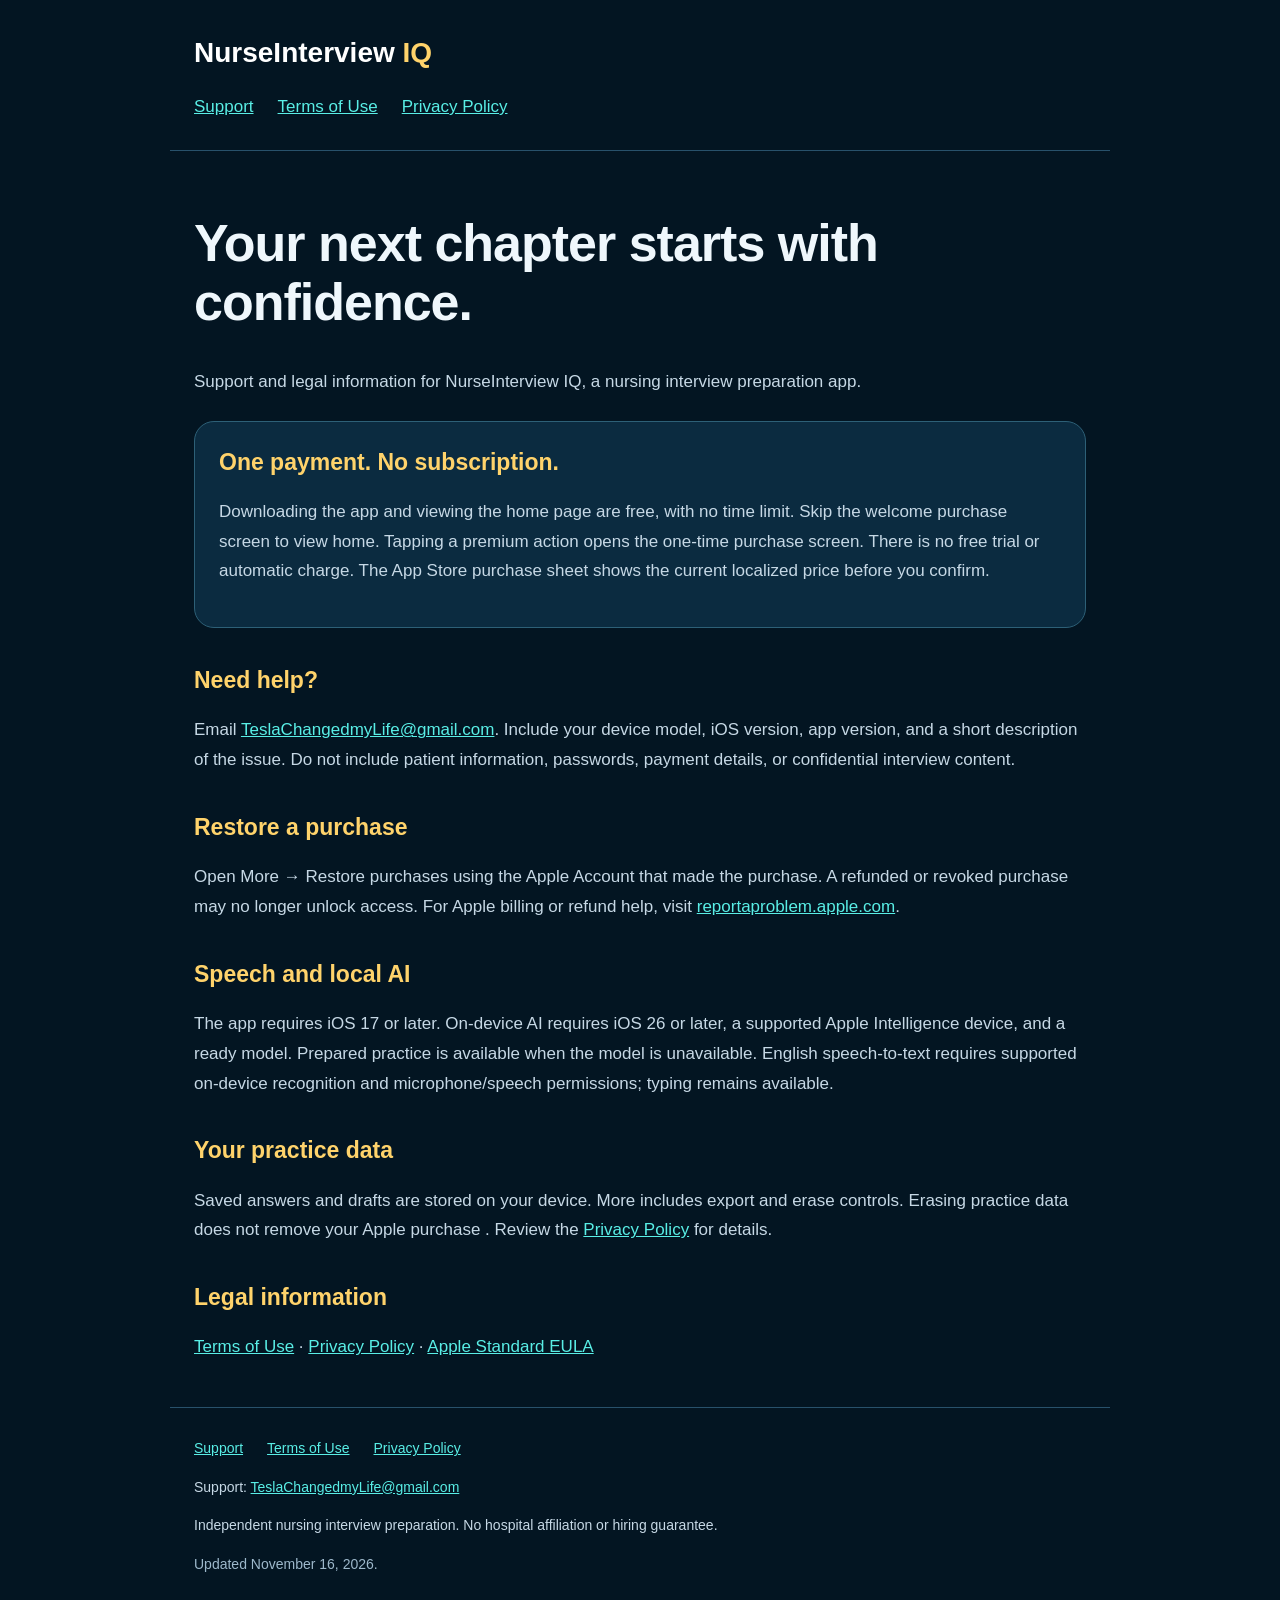
<file: index.html>
<!doctype html><html lang="en"><head><meta charset="utf-8"><meta name="viewport" content="width=device-width,initial-scale=1"><meta name="description" content="Official support and legal information for NurseInterview IQ."><title>Support — NurseInterview IQ</title><link rel="stylesheet" href="style.css"></head><body><header><a class="brand" href="index.html">NurseInterview <span>IQ</span></a><nav aria-label="Main"><a href="index.html">Support</a><a href="terms.html">Terms of Use</a><a href="privacy.html">Privacy Policy</a></nav></header><main><h1>Your next chapter starts with confidence.</h1><p>Support and legal information for NurseInterview IQ, a nursing interview preparation app.</p><div class="card"><h2 style="margin-top:0">One payment. No subscription.</h2><p>Downloading the app and viewing the home page are free, with no time limit. Skip the welcome purchase screen to view home. Tapping a premium action opens the one-time purchase screen. There is no free trial or automatic charge. The App Store purchase sheet shows the current localized price before you confirm.</p></div><h2>Need help?</h2><p>Email <a href="mailto:TeslaChangedmyLife@gmail.com">TeslaChangedmyLife@gmail.com</a>. Include your device model, iOS version, app version, and a short description of the issue. Do not include patient information, passwords, payment details, or confidential interview content.</p><h2>Restore a purchase</h2><p>Open More → Restore purchases using the Apple Account that made the purchase. A refunded or revoked purchase may no longer unlock access. For Apple billing or refund help, visit <a href="https://reportaproblem.apple.com/">reportaproblem.apple.com</a>.</p><h2>Speech and local AI</h2><p>The app requires iOS 17 or later. On-device AI requires iOS 26 or later, a supported Apple Intelligence device, and a ready model. Prepared practice is available when the model is unavailable. English speech-to-text requires supported on-device recognition and microphone/speech permissions; typing remains available.</p><h2>Your practice data</h2><p>Saved answers and drafts are stored on your device. More includes export and erase controls. Erasing practice data does not remove your Apple purchase . Review the <a href="privacy.html">Privacy Policy</a> for details.</p><h2>Legal information</h2><p><a href="terms.html">Terms of Use</a> · <a href="privacy.html">Privacy Policy</a> · <a href="https://www.apple.com/legal/internet-services/itunes/dev/stdeula/">Apple Standard EULA</a></p></main><footer><div class="links"><a href="index.html">Support</a><a href="terms.html">Terms of Use</a><a href="privacy.html">Privacy Policy</a></div><p>Support: <a href="mailto:TeslaChangedmyLife@gmail.com">TeslaChangedmyLife@gmail.com</a></p><p>Independent nursing interview preparation. No hospital affiliation or hiring guarantee.</p><p class="muted">Updated November 16, 2026.</p></footer></body></html>
</file>
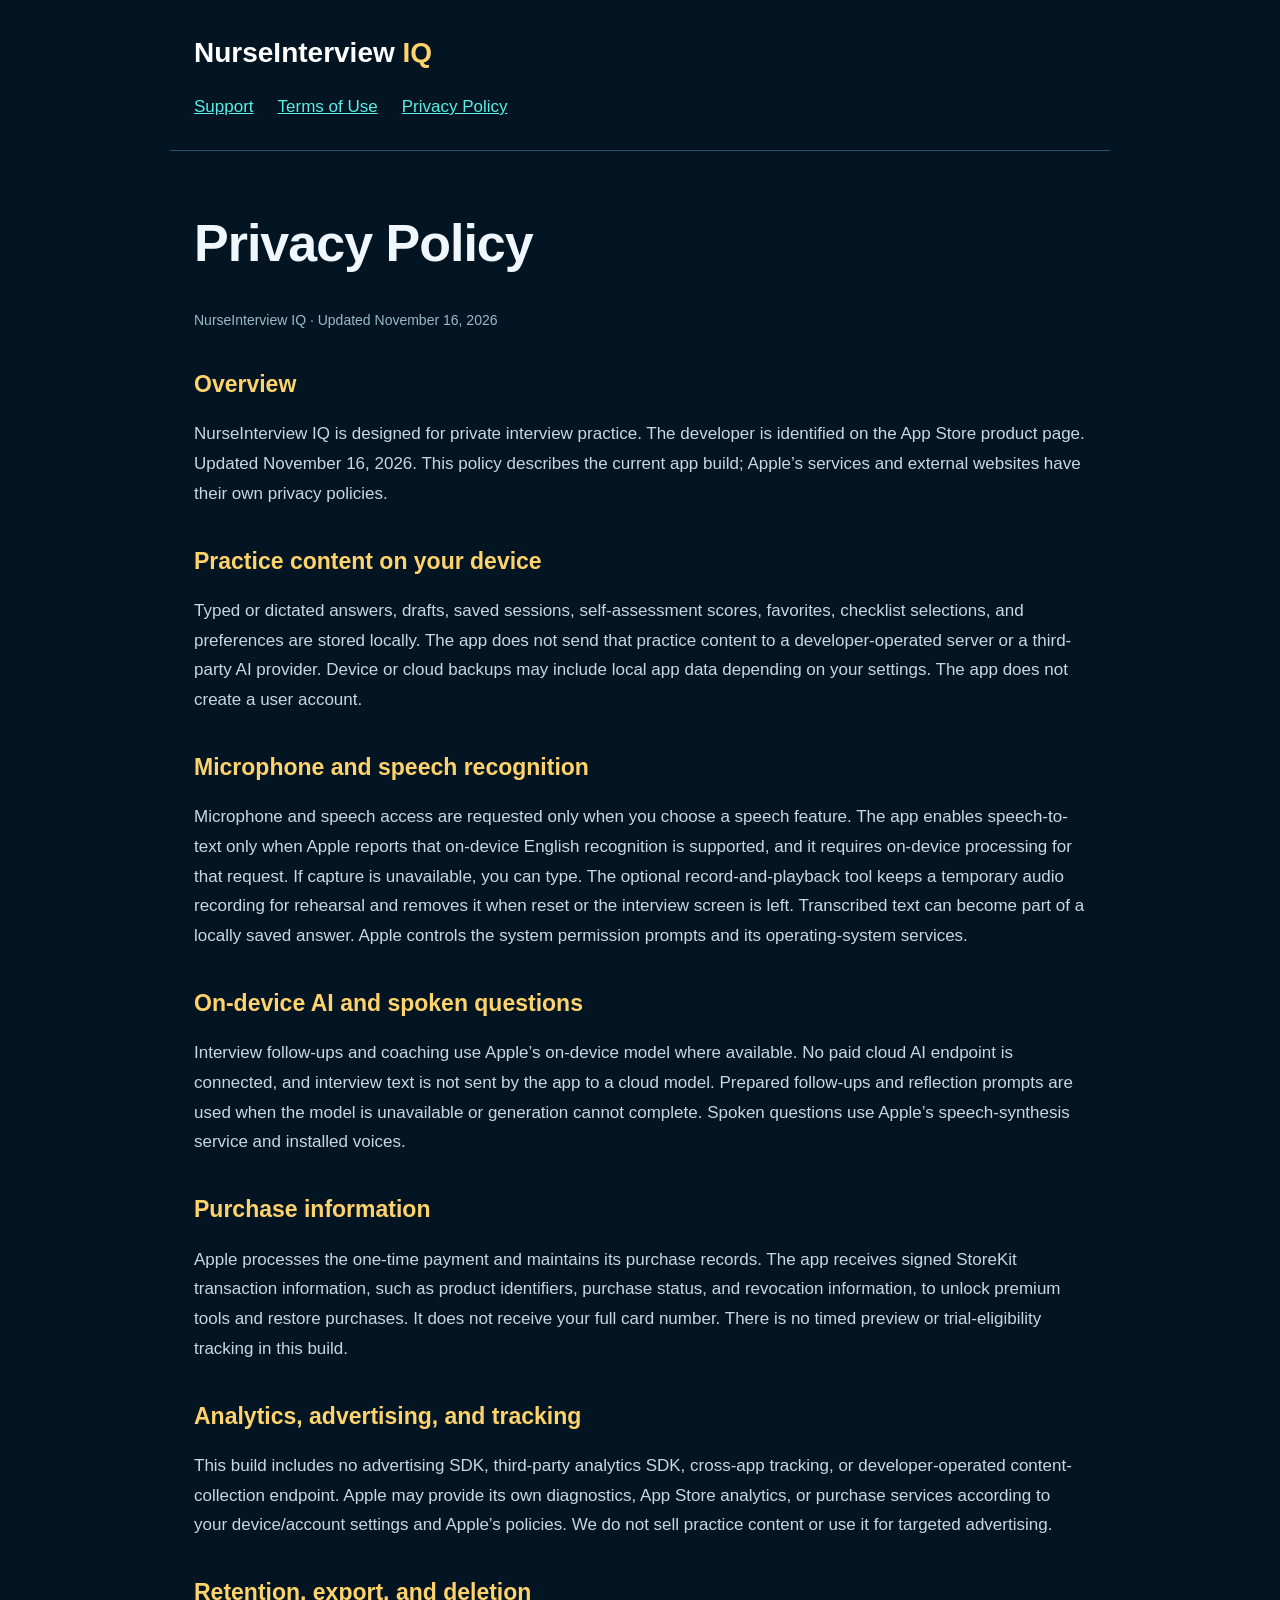
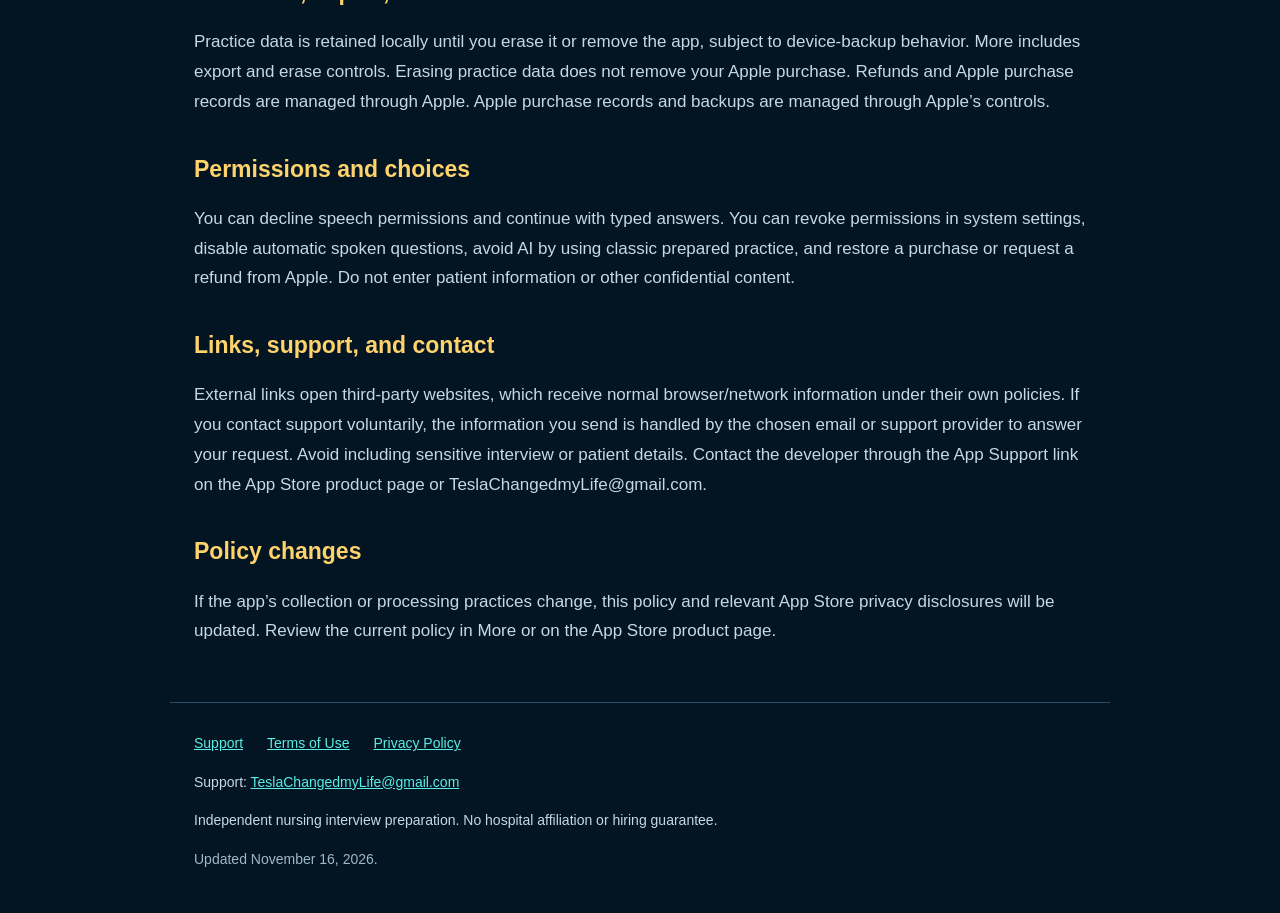
<file: privacy.html>
<!doctype html><html lang="en"><head><meta charset="utf-8"><meta name="viewport" content="width=device-width,initial-scale=1"><meta name="description" content="Official support and legal information for NurseInterview IQ."><title>Privacy Policy — NurseInterview IQ</title><link rel="stylesheet" href="style.css"></head><body><header><a class="brand" href="index.html">NurseInterview <span>IQ</span></a><nav aria-label="Main"><a href="index.html">Support</a><a href="terms.html">Terms of Use</a><a href="privacy.html">Privacy Policy</a></nav></header><main><h1>Privacy Policy</h1><p class="muted">NurseInterview IQ · Updated November 16, 2026</p><section><h2>Overview</h2><p>NurseInterview IQ is designed for private interview practice. The developer is identified on the App Store product page. Updated November 16, 2026. This policy describes the current app build; Apple’s services and external websites have their own privacy policies.</p></section><section><h2>Practice content on your device</h2><p>Typed or dictated answers, drafts, saved sessions, self-assessment scores, favorites, checklist selections, and preferences are stored locally. The app does not send that practice content to a developer-operated server or a third-party AI provider. Device or cloud backups may include local app data depending on your settings. The app does not create a user account.</p></section><section><h2>Microphone and speech recognition</h2><p>Microphone and speech access are requested only when you choose a speech feature. The app enables speech-to-text only when Apple reports that on-device English recognition is supported, and it requires on-device processing for that request. If capture is unavailable, you can type. The optional record-and-playback tool keeps a temporary audio recording for rehearsal and removes it when reset or the interview screen is left. Transcribed text can become part of a locally saved answer. Apple controls the system permission prompts and its operating-system services.</p></section><section><h2>On-device AI and spoken questions</h2><p>Interview follow-ups and coaching use Apple’s on-device model where available. No paid cloud AI endpoint is connected, and interview text is not sent by the app to a cloud model. Prepared follow-ups and reflection prompts are used when the model is unavailable or generation cannot complete. Spoken questions use Apple’s speech-synthesis service and installed voices.</p></section><section><h2>Purchase information</h2><p>Apple processes the one-time payment and maintains its purchase records. The app receives signed StoreKit transaction information, such as product identifiers, purchase status, and revocation information, to unlock premium tools and restore purchases. It does not receive your full card number. There is no timed preview or trial-eligibility tracking in this build.</p></section><section><h2>Analytics, advertising, and tracking</h2><p>This build includes no advertising SDK, third-party analytics SDK, cross-app tracking, or developer-operated content-collection endpoint. Apple may provide its own diagnostics, App Store analytics, or purchase services according to your device/account settings and Apple’s policies. We do not sell practice content or use it for targeted advertising.</p></section><section><h2>Retention, export, and deletion</h2><p>Practice data is retained locally until you erase it or remove the app, subject to device-backup behavior. More includes export and erase controls. Erasing practice data does not remove your Apple purchase. Refunds and Apple purchase records are managed through Apple. Apple purchase records and backups are managed through Apple’s controls.</p></section><section><h2>Permissions and choices</h2><p>You can decline speech permissions and continue with typed answers. You can revoke permissions in system settings, disable automatic spoken questions, avoid AI by using classic prepared practice, and restore a purchase or request a refund from Apple. Do not enter patient information or other confidential content.</p></section><section><h2>Links, support, and contact</h2><p>External links open third-party websites, which receive normal browser/network information under their own policies. If you contact support voluntarily, the information you send is handled by the chosen email or support provider to answer your request. Avoid including sensitive interview or patient details. Contact the developer through the App Support link on the App Store product page or TeslaChangedmyLife@gmail.com.</p></section><section><h2>Policy changes</h2><p>If the app’s collection or processing practices change, this policy and relevant App Store privacy disclosures will be updated. Review the current policy in More or on the App Store product page.</p></section></main><footer><div class="links"><a href="index.html">Support</a><a href="terms.html">Terms of Use</a><a href="privacy.html">Privacy Policy</a></div><p>Support: <a href="mailto:TeslaChangedmyLife@gmail.com">TeslaChangedmyLife@gmail.com</a></p><p>Independent nursing interview preparation. No hospital affiliation or hiring guarantee.</p><p class="muted">Updated November 16, 2026.</p></footer></body></html>
</file>
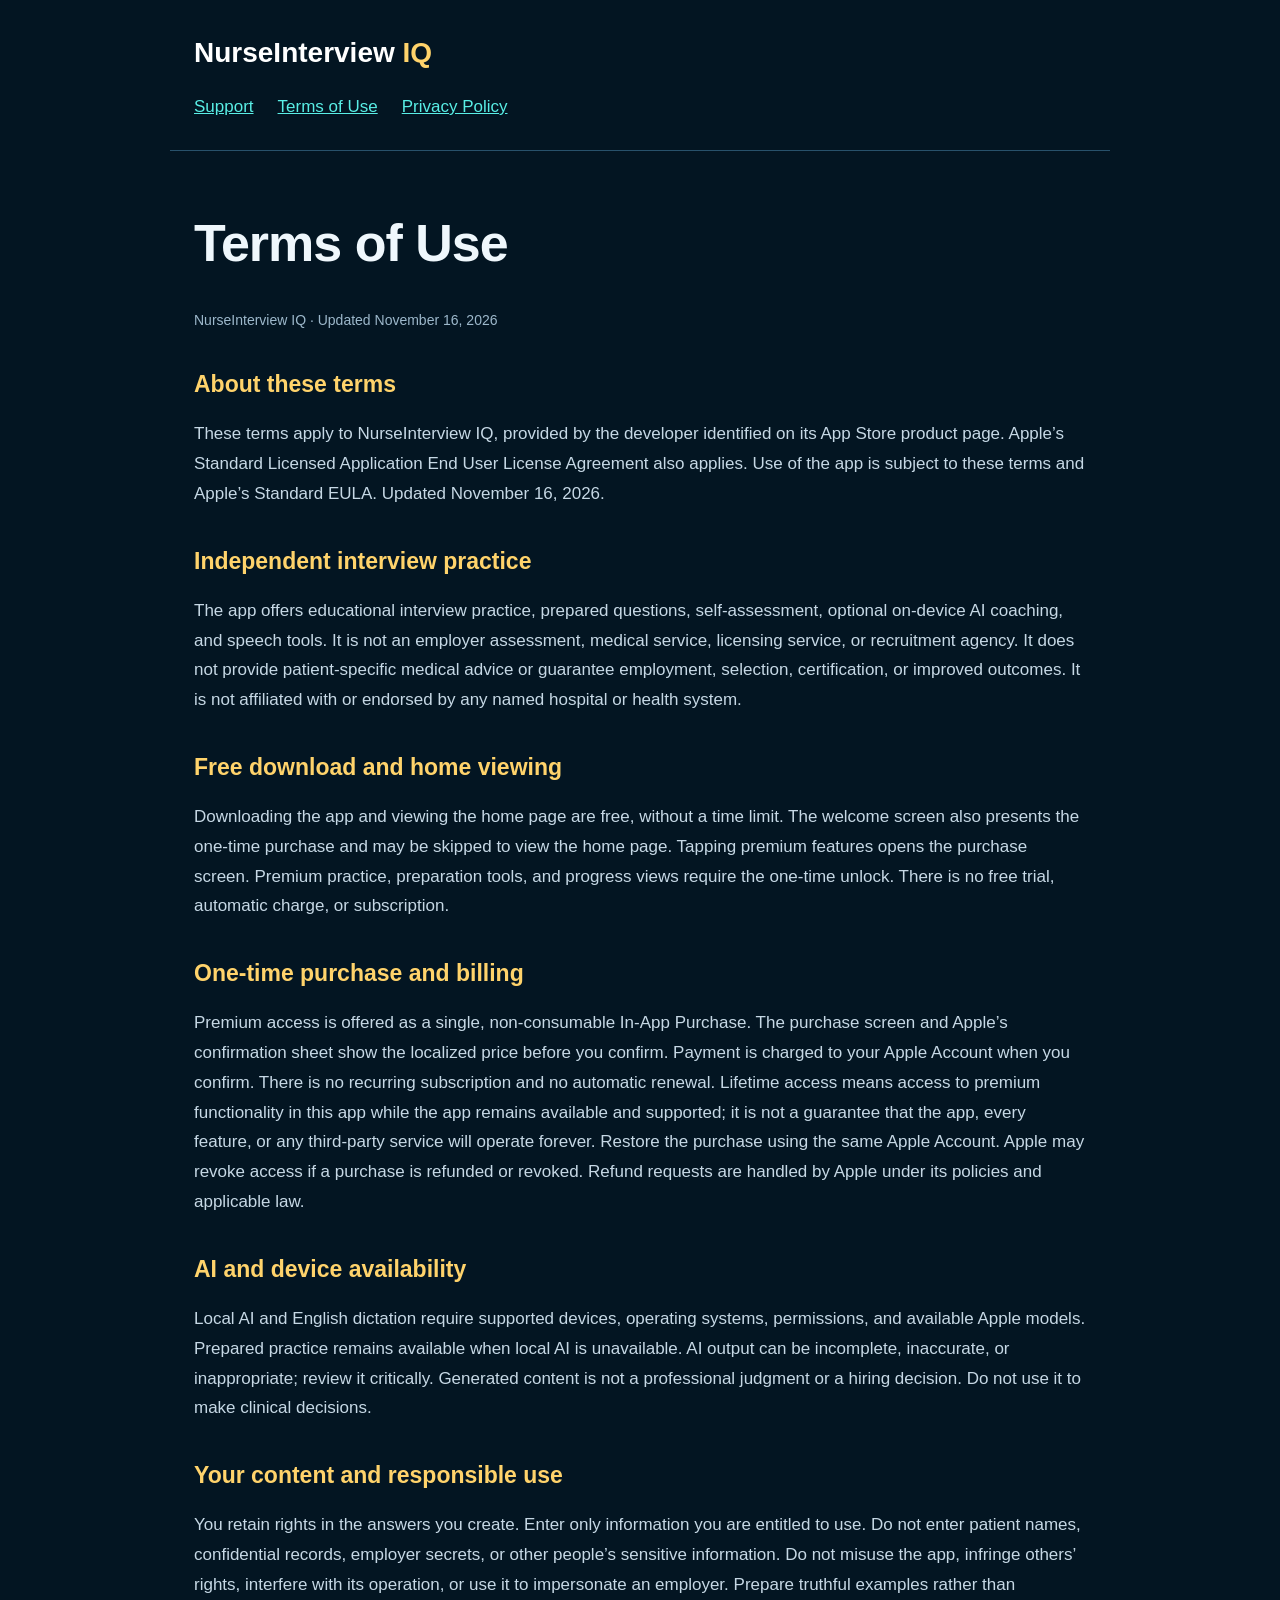
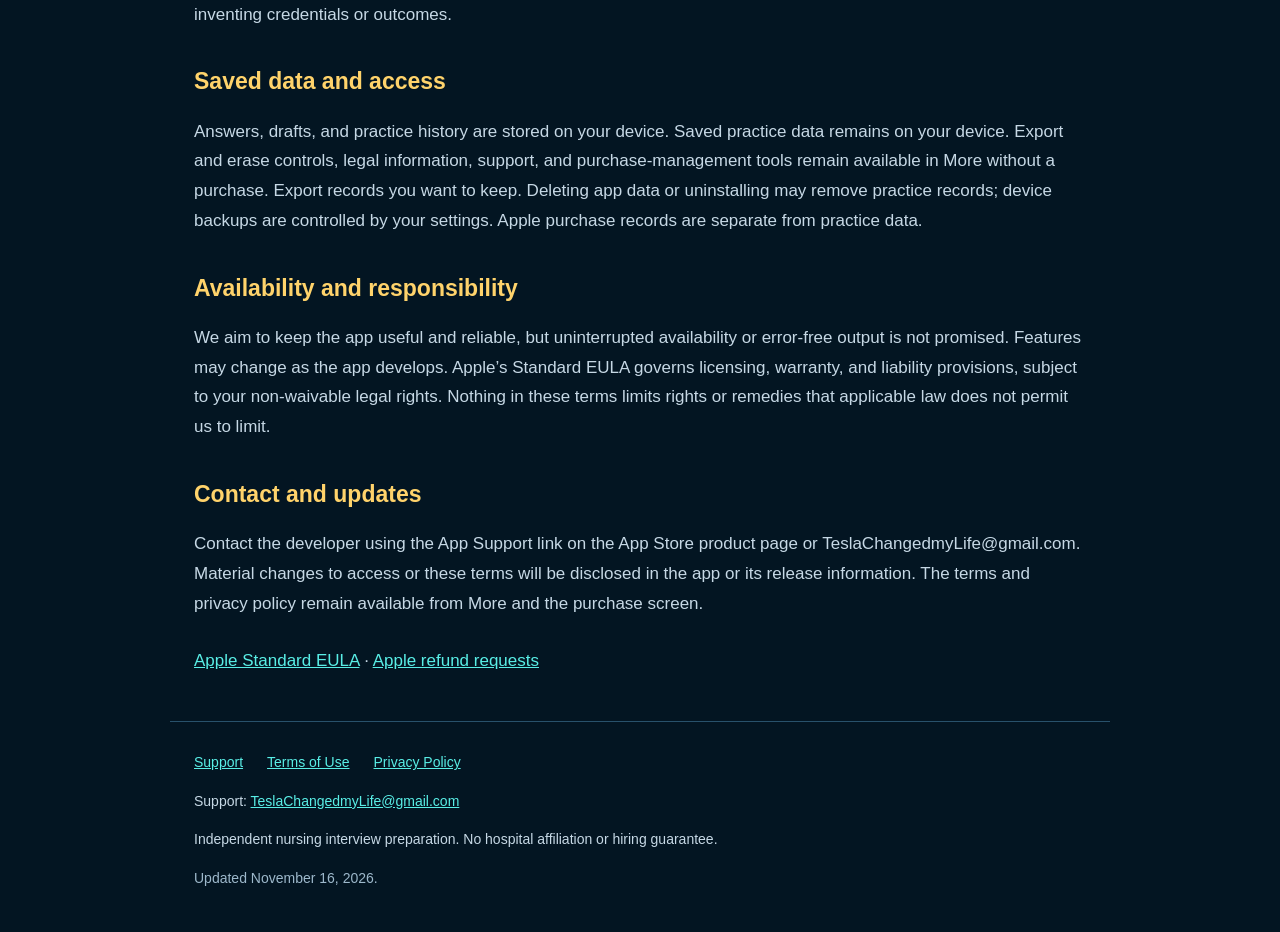
<file: terms.html>
<!doctype html><html lang="en"><head><meta charset="utf-8"><meta name="viewport" content="width=device-width,initial-scale=1"><meta name="description" content="Official support and legal information for NurseInterview IQ."><title>Terms of Use — NurseInterview IQ</title><link rel="stylesheet" href="style.css"></head><body><header><a class="brand" href="index.html">NurseInterview <span>IQ</span></a><nav aria-label="Main"><a href="index.html">Support</a><a href="terms.html">Terms of Use</a><a href="privacy.html">Privacy Policy</a></nav></header><main><h1>Terms of Use</h1><p class="muted">NurseInterview IQ · Updated November 16, 2026</p><section><h2>About these terms</h2><p>These terms apply to NurseInterview IQ, provided by the developer identified on its App Store product page. Apple’s Standard Licensed Application End User License Agreement also applies. Use of the app is subject to these terms and Apple’s Standard EULA. Updated November 16, 2026.</p></section><section><h2>Independent interview practice</h2><p>The app offers educational interview practice, prepared questions, self-assessment, optional on-device AI coaching, and speech tools. It is not an employer assessment, medical service, licensing service, or recruitment agency. It does not provide patient-specific medical advice or guarantee employment, selection, certification, or improved outcomes. It is not affiliated with or endorsed by any named hospital or health system.</p></section><section><h2>Free download and home viewing</h2><p>Downloading the app and viewing the home page are free, without a time limit. The welcome screen also presents the one-time purchase and may be skipped to view the home page. Tapping premium features opens the purchase screen. Premium practice, preparation tools, and progress views require the one-time unlock. There is no free trial, automatic charge, or subscription.</p></section><section><h2>One-time purchase and billing</h2><p>Premium access is offered as a single, non-consumable In-App Purchase. The purchase screen and Apple’s confirmation sheet show the localized price before you confirm. Payment is charged to your Apple Account when you confirm. There is no recurring subscription and no automatic renewal. Lifetime access means access to premium functionality in this app while the app remains available and supported; it is not a guarantee that the app, every feature, or any third-party service will operate forever. Restore the purchase using the same Apple Account. Apple may revoke access if a purchase is refunded or revoked. Refund requests are handled by Apple under its policies and applicable law.</p></section><section><h2>AI and device availability</h2><p>Local AI and English dictation require supported devices, operating systems, permissions, and available Apple models. Prepared practice remains available when local AI is unavailable. AI output can be incomplete, inaccurate, or inappropriate; review it critically. Generated content is not a professional judgment or a hiring decision. Do not use it to make clinical decisions.</p></section><section><h2>Your content and responsible use</h2><p>You retain rights in the answers you create. Enter only information you are entitled to use. Do not enter patient names, confidential records, employer secrets, or other people’s sensitive information. Do not misuse the app, infringe others’ rights, interfere with its operation, or use it to impersonate an employer. Prepare truthful examples rather than inventing credentials or outcomes.</p></section><section><h2>Saved data and access</h2><p>Answers, drafts, and practice history are stored on your device. Saved practice data remains on your device. Export and erase controls, legal information, support, and purchase-management tools remain available in More without a purchase. Export records you want to keep. Deleting app data or uninstalling may remove practice records; device backups are controlled by your settings. Apple purchase records are separate from practice data.</p></section><section><h2>Availability and responsibility</h2><p>We aim to keep the app useful and reliable, but uninterrupted availability or error-free output is not promised. Features may change as the app develops. Apple’s Standard EULA governs licensing, warranty, and liability provisions, subject to your non-waivable legal rights. Nothing in these terms limits rights or remedies that applicable law does not permit us to limit.</p></section><section><h2>Contact and updates</h2><p>Contact the developer using the App Support link on the App Store product page or TeslaChangedmyLife@gmail.com. Material changes to access or these terms will be disclosed in the app or its release information. The terms and privacy policy remain available from More and the purchase screen.</p></section><p><a href="https://www.apple.com/legal/internet-services/itunes/dev/stdeula/">Apple Standard EULA</a> · <a href="https://reportaproblem.apple.com/">Apple refund requests</a></p></main><footer><div class="links"><a href="index.html">Support</a><a href="terms.html">Terms of Use</a><a href="privacy.html">Privacy Policy</a></div><p>Support: <a href="mailto:TeslaChangedmyLife@gmail.com">TeslaChangedmyLife@gmail.com</a></p><p>Independent nursing interview preparation. No hospital affiliation or hiring guarantee.</p><p class="muted">Updated November 16, 2026.</p></footer></body></html>
</file>
<file: style.css>
*{box-sizing:border-box}body{margin:0;background:#031522;color:#eff7fc;font:17px/1.75 -apple-system,BlinkMacSystemFont,"Segoe UI",sans-serif}a{color:#59eee6}a:focus-visible{outline:3px solid #ffd36b;outline-offset:5px}header,main,footer{max-width:940px;margin:auto;padding:28px 24px}header{border-bottom:1px solid #28516b}.brand{font-size:28px;font-weight:800;color:#fff;text-decoration:none}.brand span,h2{color:#ffd36b}nav{display:flex;flex-wrap:wrap;gap:24px;margin-top:15px}h1{font-size:clamp(34px,7vw,52px);line-height:1.14;letter-spacing:-1px}h2{font-size:23px;line-height:1.4;margin-top:36px}p{color:#c6d8e5}section{margin-bottom:28px}.card{padding:24px;border:1px solid #2d6077;border-radius:20px;background:#0b2b40;margin:24px 0}.muted{font-size:14px;color:#9db8cb}footer{border-top:1px solid #28516b;font-size:14px}.links{display:flex;gap:24px;flex-wrap:wrap}li{color:#c6d8e5;margin:9px 0}button{font:inherit}@media(prefers-reduced-motion:no-preference){a{transition:color .15s}}
</file>
